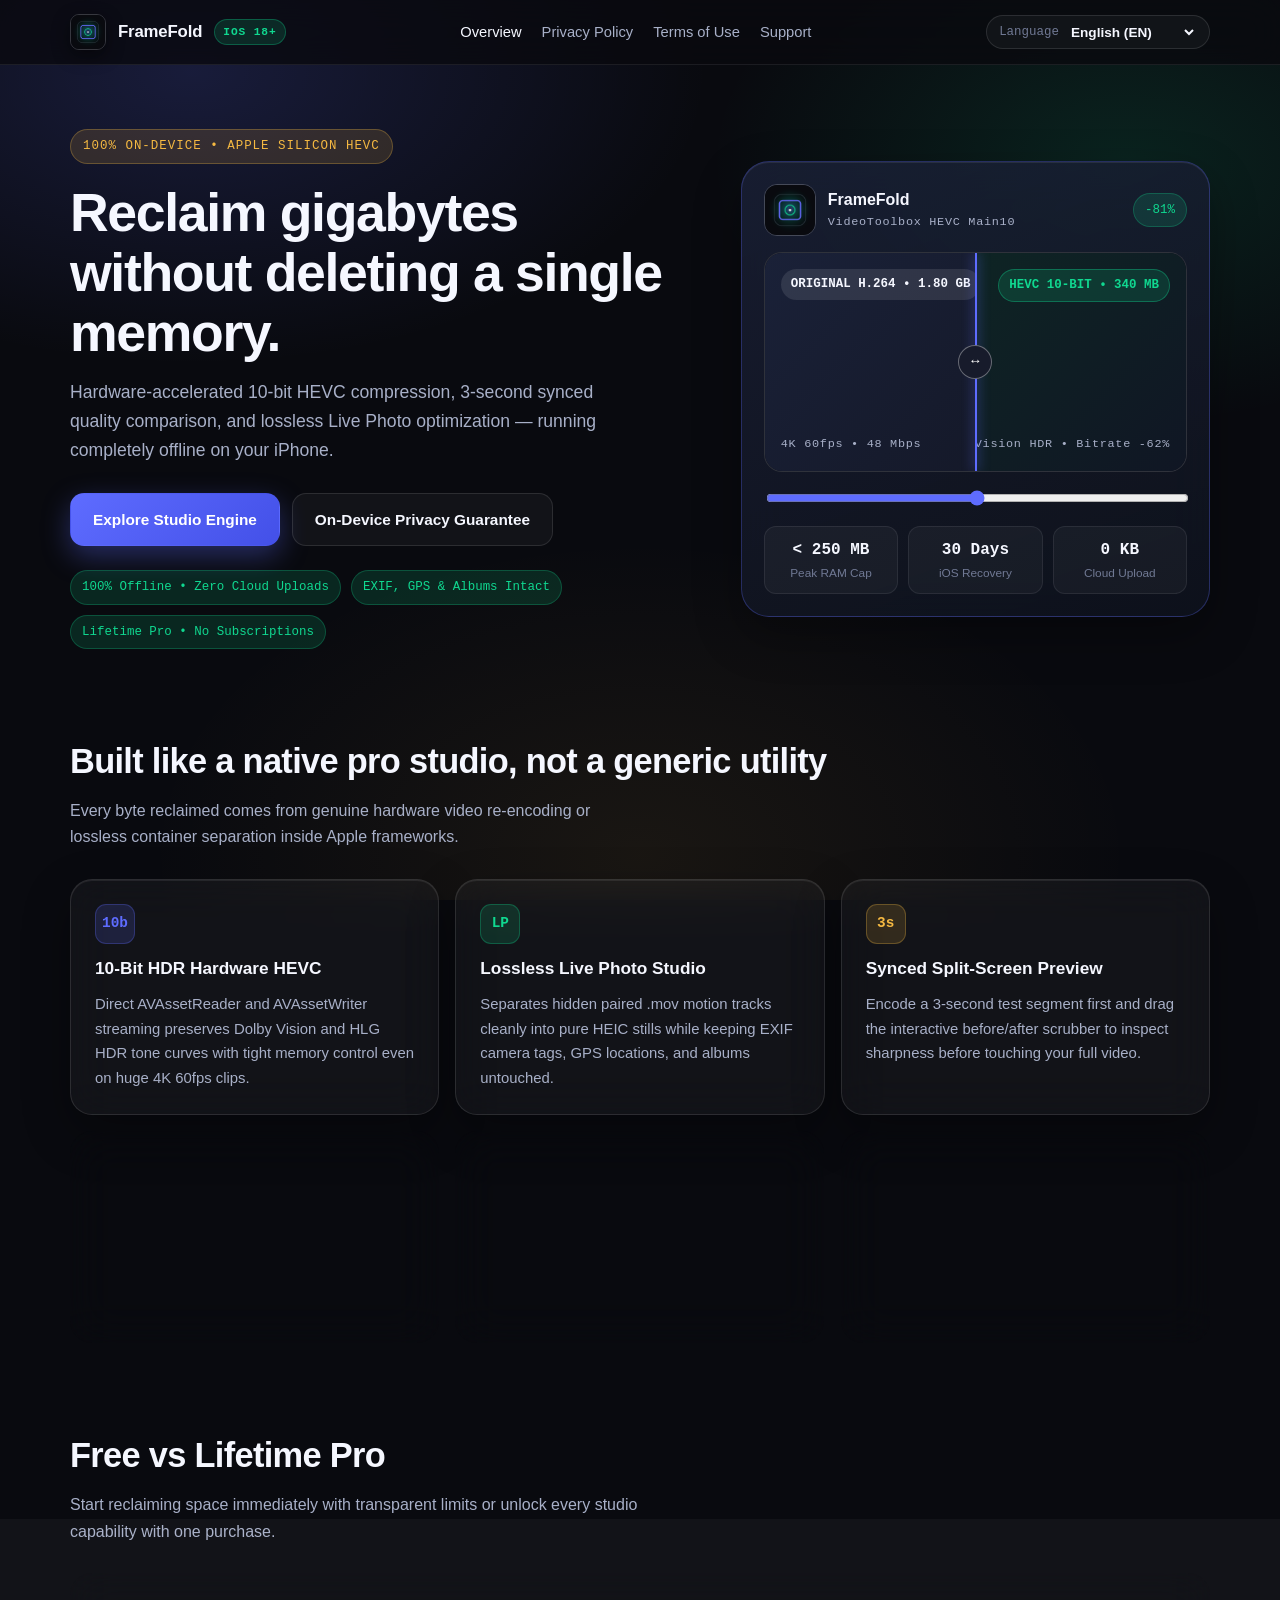
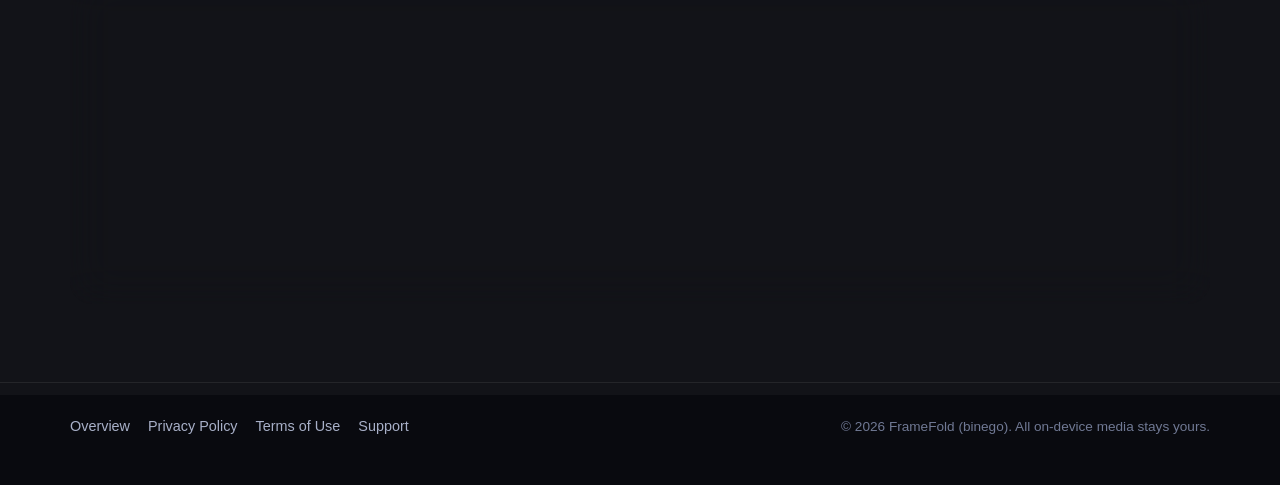
<file: index.html>
<!DOCTYPE html>
<html lang="en">
<head>
  <meta charset="utf-8">
  <meta name="viewport" content="width=device-width, initial-scale=1">
  <title>FrameFold — 10-Bit HEVC Video &amp; Lossless Live Photo Studio</title>
  <meta name="description" content="Reclaim gigabytes of iPhone storage without deleting a single memory. Hardware 10-bit HEVC compression and lossless Live Photo studio — 100% on-device.">
  <meta name="theme-color" content="#090a0f">
  <link rel="icon" type="image/png" href="./assets/app-icon.png">
  <link rel="stylesheet" href="./styles.css">
</head>
<body data-page="home">
  <div class="ambient-bg" aria-hidden="true"></div>

  <header class="site-header">
    <div class="container nav-inner">
      <a class="brand" href="./index.html">
        <img src="./assets/app-icon.png" alt="FrameFold">
        <span>FrameFold</span>
        <span class="brand-badge">iOS 18+</span>
      </a>

      <nav class="nav-links" aria-label="Main navigation">
        <a class="active" href="./index.html" data-i18n="nav_overview">Overview</a>
        <a href="./privacy.html" data-i18n="nav_privacy">Privacy Policy</a>
        <a href="./terms.html" data-i18n="nav_terms">Terms of Use</a>
        <a href="./support.html" data-i18n="nav_support">Support</a>
      </nav>

      <div class="lang-picker-wrap">
        <label for="lang-select" data-i18n="lang_label">Language</label>
        <select id="lang-select" class="lang-select" aria-label="Language"></select>
      </div>
    </div>
  </header>

  <main class="container">
    <section class="hero">
      <div>
        <div class="eyebrow" data-i18n="hero_eyebrow">100% ON-DEVICE • APPLE SILICON HEVC</div>
        <h1 data-i18n="hero_title">Reclaim gigabytes without deleting a single memory.</h1>
        <p class="hero-sub" data-i18n="hero_sub">Hardware-accelerated 10-bit HEVC compression, 3-second synced quality comparison, and lossless Live Photo optimization — running completely offline on your iPhone.</p>

        <div class="cta-row">
          <a class="btn btn-primary" href="#features" data-i18n="cta_explore">Explore Studio Engine</a>
          <a class="btn btn-secondary" href="./privacy.html" data-i18n="cta_privacy">On-Device Privacy Guarantee</a>
        </div>

        <div class="trust-pills">
          <span class="pill" data-i18n="pill_offline">100% Offline • Zero Cloud Uploads</span>
          <span class="pill" data-i18n="pill_exif">EXIF, GPS &amp; Albums Intact</span>
          <span class="pill" data-i18n="pill_nosubs">Lifetime Pro • No Subscriptions</span>
        </div>
      </div>

      <aside class="glass-card preview-card" aria-label="Interactive HEVC comparison">
        <div class="preview-header">
          <div class="preview-app">
            <img src="./assets/app-icon.png" alt="FrameFold App Icon">
            <div>
              <strong>FrameFold</strong>
              <div class="mono-tag">VideoToolbox HEVC Main10</div>
            </div>
          </div>
          <span class="pill">-81%</span>
        </div>

        <div class="split-stage" id="split-stage">
          <div class="split-side split-before">
            <span class="metric-chip metric-before" data-i18n="demo_before">ORIGINAL H.264 • 1.80 GB</span>
            <span class="mono-tag">4K 60fps • 48 Mbps</span>
          </div>
          <div class="split-side split-after" id="split-after">
            <span class="metric-chip metric-after" data-i18n="demo_after">HEVC 10-BIT • 340 MB</span>
            <span class="mono-tag" style="align-self:flex-end;">Dolby Vision HDR • Bitrate -62%</span>
          </div>
          <div class="split-divider" id="split-divider"></div>
          <div class="split-handle" id="split-handle">&harr;</div>
        </div>

        <input id="split-range" class="slider-control" type="range" min="10" max="90" value="50" aria-label="Comparison slider">

        <div class="stats-strip">
          <div class="stat-box">
            <div class="stat-val">&lt; 250 MB</div>
            <div class="stat-lbl" data-i18n="stat_ram">Peak RAM Cap</div>
          </div>
          <div class="stat-box">
            <div class="stat-val">30 Days</div>
            <div class="stat-lbl" data-i18n="stat_recovery">iOS Recovery</div>
          </div>
          <div class="stat-box">
            <div class="stat-val">0 KB</div>
            <div class="stat-lbl" data-i18n="stat_uploaded">Cloud Upload</div>
          </div>
        </div>
      </aside>
    </section>

    <section class="section" id="features">
      <h2 class="section-title" data-i18n="features_title">Built like a native pro studio, not a generic utility</h2>
      <p class="section-lead" data-i18n="features_lead">Every byte reclaimed comes from genuine hardware video re-encoding or lossless container separation inside Apple frameworks.</p>

      <div class="bento-grid">
        <article class="glass-card bento-card">
          <div class="bento-icon">10b</div>
          <h3 data-i18n="feat1_title">10-Bit HDR Hardware HEVC</h3>
          <p data-i18n="feat1_desc">Direct AVAssetReader and AVAssetWriter streaming preserves Dolby Vision and HLG HDR tone curves with tight memory control even on huge 4K 60fps clips.</p>
        </article>

        <article class="glass-card bento-card">
          <div class="bento-icon emerald">LP</div>
          <h3 data-i18n="feat2_title">Lossless Live Photo Studio</h3>
          <p data-i18n="feat2_desc">Separates hidden paired .mov motion tracks cleanly into pure HEIC stills while keeping EXIF camera tags, GPS locations, and albums untouched.</p>
        </article>

        <article class="glass-card bento-card">
          <div class="bento-icon amber">3s</div>
          <h3 data-i18n="feat3_title">Synced Split-Screen Preview</h3>
          <p data-i18n="feat3_desc">Encode a 3-second test segment first and drag the interactive before/after scrubber to inspect sharpness before touching your full video.</p>
        </article>

        <article class="glass-card bento-card">
          <div class="bento-icon">AI</div>
          <h3 data-i18n="feat4_title">Apple Vision Key Frame Picker</h3>
          <p data-i18n="feat4_desc">Evaluates candidate frames from Live Photo motion with Apple Vision sharpness and facial clarity scoring right on your device.</p>
        </article>

        <article class="glass-card bento-card">
          <div class="bento-icon emerald">30d</div>
          <h3 data-i18n="feat5_title">Atomic Safe Replacement</h3>
          <p data-i18n="feat5_desc">Verifies playability and metadata transfer before offering to move originals to iOS Recently Deleted, keeping them recoverable for 30 days.</p>
        </article>

        <article class="glass-card bento-card">
          <div class="bento-icon amber">PRO</div>
          <h3 data-i18n="feat6_title">Lifetime Pro • Zero Ads Offline</h3>
          <p data-i18n="feat6_desc">No recurring subscription traps. Free tier collapses banners to 0pt whenever offline; Lifetime Pro removes all ads forever.</p>
        </article>
      </div>
    </section>

    <section class="section">
      <h2 class="section-title" data-i18n="compare_title">Free vs Lifetime Pro</h2>
      <p class="section-lead" data-i18n="compare_lead">Start reclaiming space immediately with transparent limits or unlock every studio capability with one purchase.</p>

      <div class="glass-card compare-card">
        <table class="compare-table">
          <thead>
            <tr>
              <th data-i18n="tbl_feature">Capability</th>
              <th data-i18n="tbl_free">Free</th>
              <th data-i18n="tbl_pro">Lifetime Pro</th>
            </tr>
          </thead>
          <tbody>
            <tr>
              <td data-i18n="row1_lbl">Video Batch Queue &amp; Compression</td>
              <td class="col-free" data-i18n="row1_free">2 / day</td>
              <td class="col-pro" data-i18n="row_unlimited">Unlimited</td>
            </tr>
            <tr>
              <td data-i18n="row2_lbl">Lossless Live Photo Stripping</td>
              <td class="col-free" data-i18n="row2_free">10 / day</td>
              <td class="col-pro" data-i18n="row_unlimited">Unlimited</td>
            </tr>
            <tr>
              <td data-i18n="row3_lbl">Manual Bitrate, FPS &amp; Custom Resolution</td>
              <td class="col-free" data-i18n="row3_free">Presets</td>
              <td class="col-pro" data-i18n="row_included">Full Studio</td>
            </tr>
            <tr>
              <td data-i18n="row4_lbl">Apple Vision Sharpest Key Frame Picker</td>
              <td class="col-free">—</td>
              <td class="col-pro" data-i18n="row_included">Included</td>
            </tr>
            <tr>
              <td data-i18n="row5_lbl">Offline Privacy &amp; Ad-Free Experience</td>
              <td class="col-free" data-i18n="row5_free">0pt Offline</td>
              <td class="col-pro" data-i18n="row5_pro">Always 0 Ads</td>
            </tr>
          </tbody>
        </table>
      </div>
    </section>
  </main>

  <footer class="site-footer">
    <div class="container footer-inner">
      <div class="footer-links">
        <a href="./index.html" data-i18n="nav_overview">Overview</a>
        <a href="./privacy.html" data-i18n="nav_privacy">Privacy Policy</a>
        <a href="./terms.html" data-i18n="nav_terms">Terms of Use</a>
        <a href="./support.html" data-i18n="nav_support">Support</a>
      </div>
      <div class="footer-copy" data-i18n="footer_copy">© 2026 FrameFold (binego). All on-device media stays yours.</div>
    </div>
  </footer>

  <script src="./i18n.js"></script>
</body>
</html>
</file>
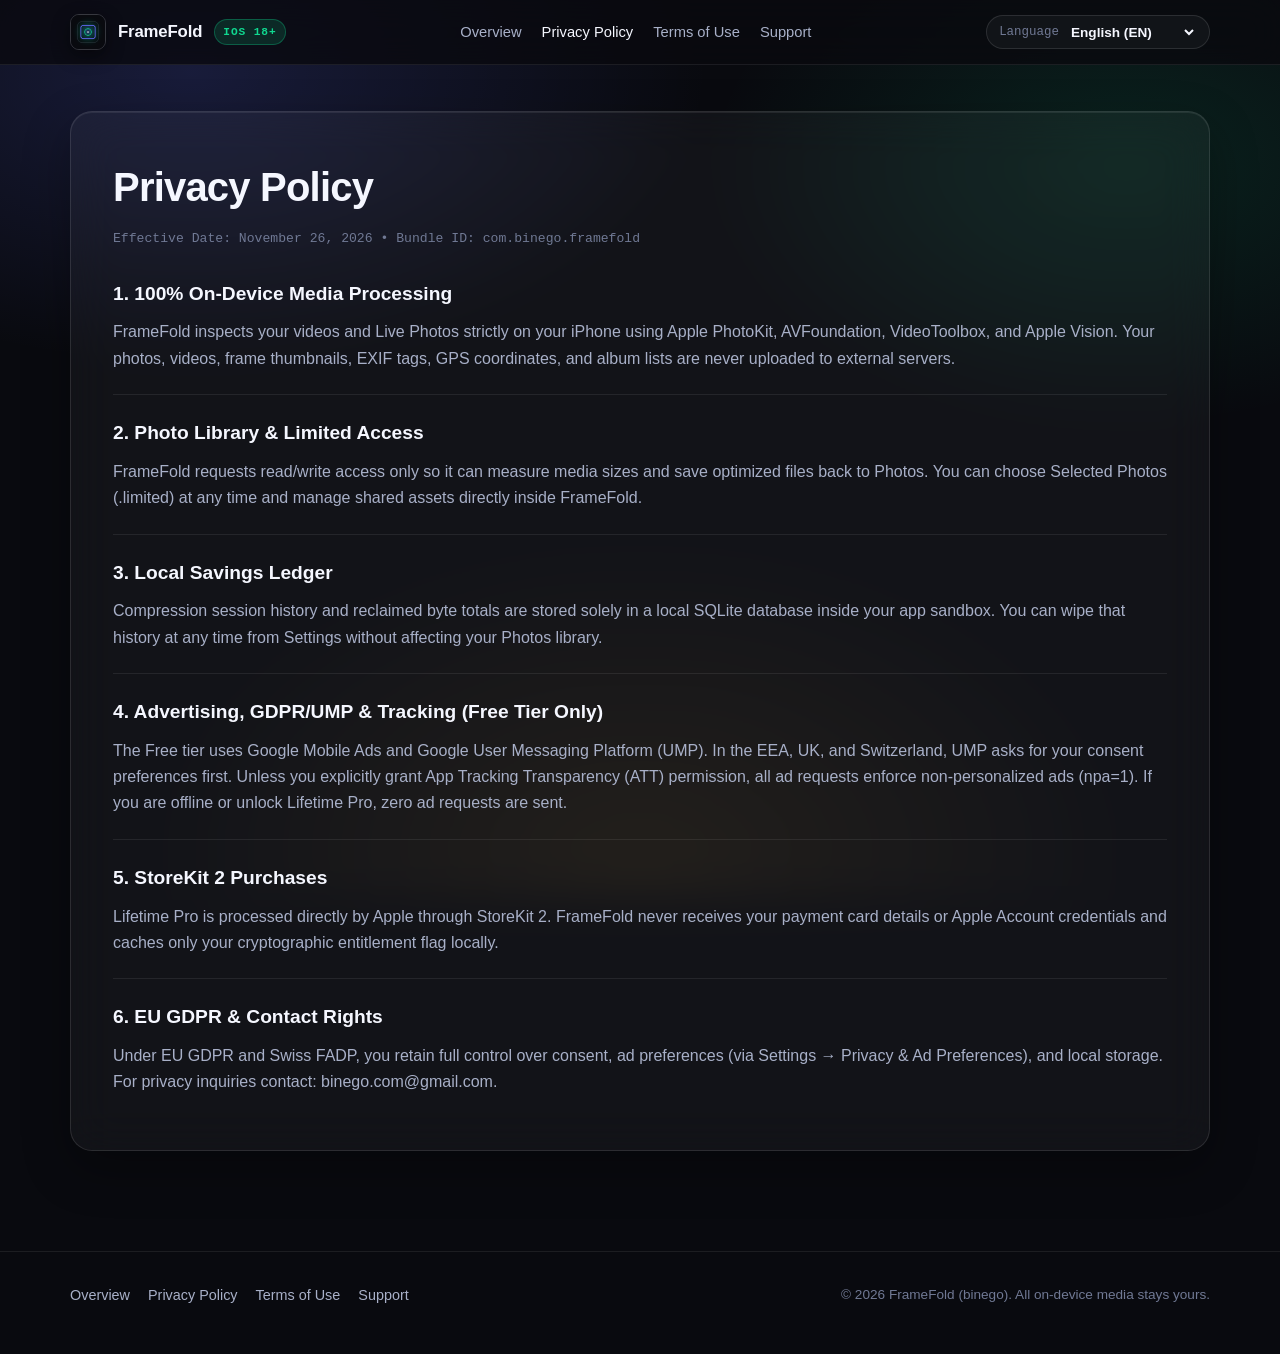
<file: privacy.html>
<!DOCTYPE html>
<html lang="en">
<head>
  <meta charset="utf-8">
  <meta name="viewport" content="width=device-width, initial-scale=1">
  <title>FrameFold — Privacy Policy</title>
  <meta name="theme-color" content="#090a0f">
  <link rel="icon" type="image/png" href="./assets/app-icon.png">
  <link rel="stylesheet" href="./styles.css">
</head>
<body data-page="privacy">
  <div class="ambient-bg" aria-hidden="true"></div>

  <header class="site-header">
    <div class="container nav-inner">
      <a class="brand" href="./index.html">
        <img src="./assets/app-icon.png" alt="FrameFold">
        <span>FrameFold</span>
        <span class="brand-badge">iOS 18+</span>
      </a>

      <nav class="nav-links" aria-label="Main navigation">
        <a href="./index.html" data-i18n="nav_overview">Overview</a>
        <a class="active" href="./privacy.html" data-i18n="nav_privacy">Privacy Policy</a>
        <a href="./terms.html" data-i18n="nav_terms">Terms of Use</a>
        <a href="./support.html" data-i18n="nav_support">Support</a>
      </nav>

      <div class="lang-picker-wrap">
        <label for="lang-select" data-i18n="lang_label">Language</label>
        <select id="lang-select" class="lang-select" aria-label="Language"></select>
      </div>
    </div>
  </header>

  <main class="container doc-shell">
    <article class="glass-card doc-card">
      <h1 data-i18n="priv_title">Privacy Policy</h1>
      <div class="doc-meta" data-i18n="legal_updated">Effective Date: November 26, 2026 • Bundle ID: com.binego.framefold</div>

      <div class="doc-section" style="border-top:none;margin-top:0;padding-top:0;">
        <h2 data-i18n="priv_s1_t">1. 100% On-Device Media Processing</h2>
        <p data-i18n="priv_s1_p">FrameFold inspects your videos and Live Photos strictly on your iPhone using Apple PhotoKit, AVFoundation, VideoToolbox, and Apple Vision. Your photos, videos, frame thumbnails, EXIF tags, GPS coordinates, and album lists are never uploaded to external servers.</p>
      </div>

      <div class="doc-section">
        <h2 data-i18n="priv_s2_t">2. Photo Library &amp; Limited Access</h2>
        <p data-i18n="priv_s2_p">FrameFold requests read/write access only so it can measure media sizes and save optimized files back to Photos. You can choose Selected Photos (.limited) at any time and manage shared assets directly inside FrameFold.</p>
      </div>

      <div class="doc-section">
        <h2 data-i18n="priv_s3_t">3. Local Savings Ledger</h2>
        <p data-i18n="priv_s3_p">Compression session history and reclaimed byte totals are stored solely in a local SQLite database inside your app sandbox. You can wipe that history at any time from Settings without affecting your Photos library.</p>
      </div>

      <div class="doc-section">
        <h2 data-i18n="priv_s4_t">4. Advertising, GDPR/UMP &amp; Tracking (Free Tier Only)</h2>
        <p data-i18n="priv_s4_p">The Free tier uses Google Mobile Ads and Google User Messaging Platform (UMP). In the EEA, UK, and Switzerland, UMP asks for your consent preferences first. Unless you explicitly grant App Tracking Transparency (ATT) permission, all ad requests enforce non-personalized ads (npa=1). If you are offline or unlock Lifetime Pro, zero ad requests are sent.</p>
      </div>

      <div class="doc-section">
        <h2 data-i18n="priv_s5_t">5. StoreKit 2 Purchases</h2>
        <p data-i18n="priv_s5_p">Lifetime Pro is processed directly by Apple through StoreKit 2. FrameFold never receives your payment card details or Apple Account credentials and caches only your cryptographic entitlement flag locally.</p>
      </div>

      <div class="doc-section">
        <h2 data-i18n="priv_s6_t">6. EU GDPR &amp; Contact Rights</h2>
        <p data-i18n="priv_s6_p">Under EU GDPR and Swiss FADP, you retain full control over consent, ad preferences (via Settings → Privacy &amp; Ad Preferences), and local storage. For privacy inquiries contact: binego.com@gmail.com.</p>
      </div>
    </article>
  </main>

  <footer class="site-footer">
    <div class="container footer-inner">
      <div class="footer-links">
        <a href="./index.html" data-i18n="nav_overview">Overview</a>
        <a href="./privacy.html" data-i18n="nav_privacy">Privacy Policy</a>
        <a href="./terms.html" data-i18n="nav_terms">Terms of Use</a>
        <a href="./support.html" data-i18n="nav_support">Support</a>
      </div>
      <div class="footer-copy" data-i18n="footer_copy">© 2026 FrameFold (binego). All on-device media stays yours.</div>
    </div>
  </footer>

  <script src="./i18n.js"></script>
</body>
</html>
</file>
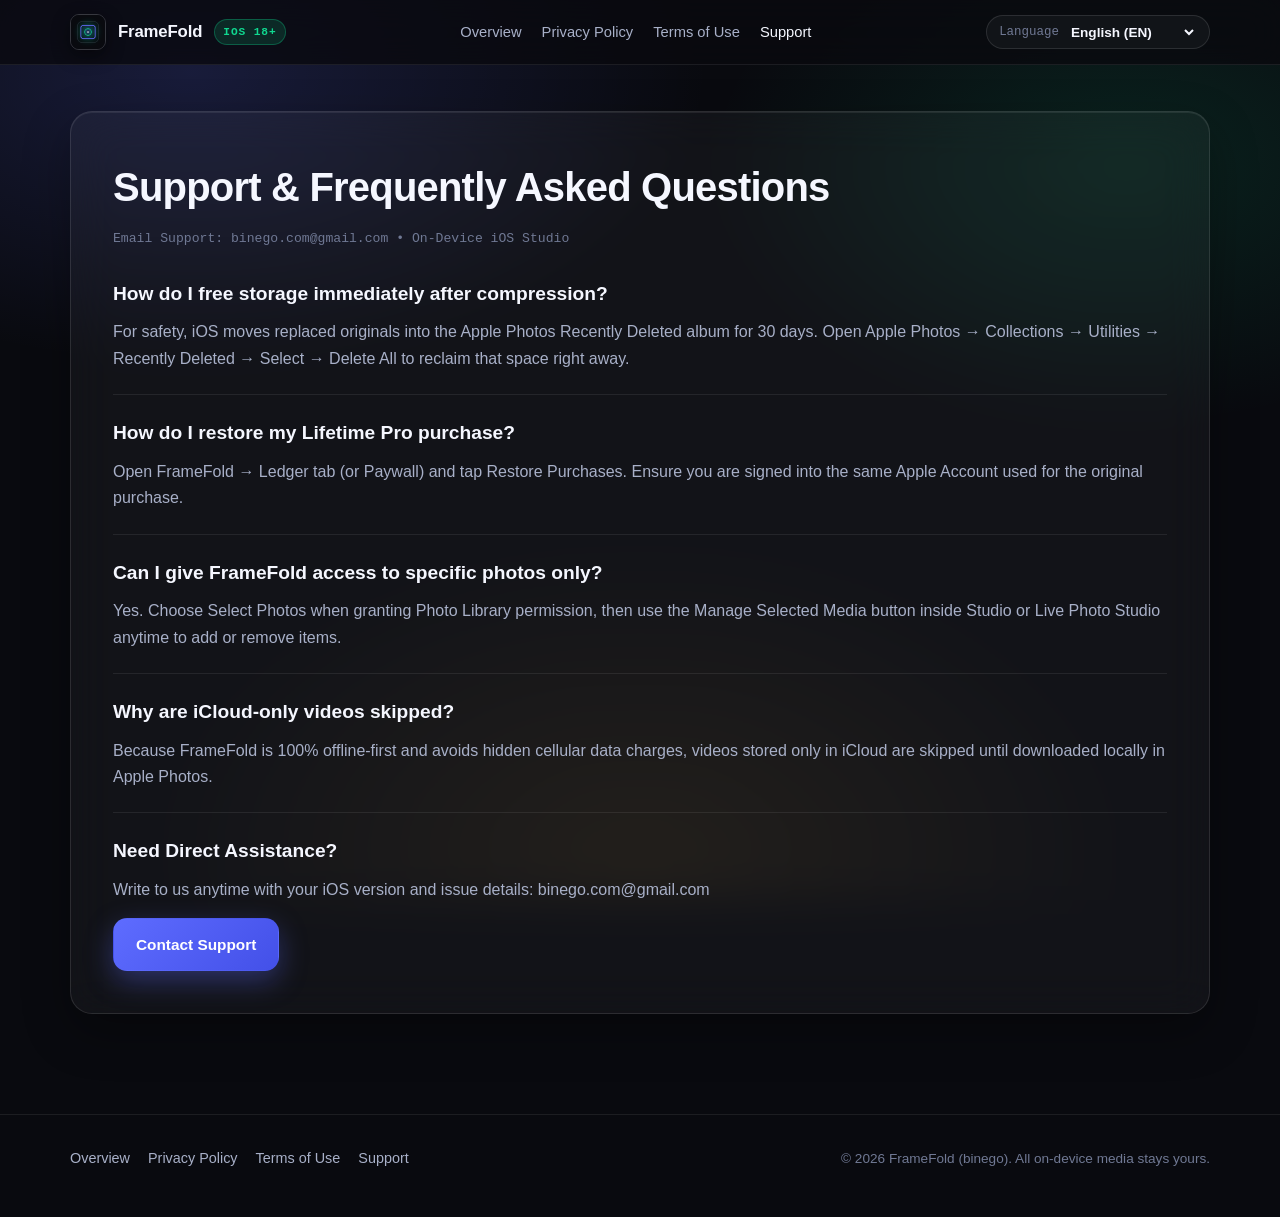
<file: support.html>
<!DOCTYPE html>
<html lang="en">
<head>
  <meta charset="utf-8">
  <meta name="viewport" content="width=device-width, initial-scale=1">
  <title>FrameFold — Support &amp; FAQ</title>
  <meta name="theme-color" content="#090a0f">
  <link rel="icon" type="image/png" href="./assets/app-icon.png">
  <link rel="stylesheet" href="./styles.css">
</head>
<body data-page="support">
  <div class="ambient-bg" aria-hidden="true"></div>

  <header class="site-header">
    <div class="container nav-inner">
      <a class="brand" href="./index.html">
        <img src="./assets/app-icon.png" alt="FrameFold">
        <span>FrameFold</span>
        <span class="brand-badge">iOS 18+</span>
      </a>

      <nav class="nav-links" aria-label="Main navigation">
        <a href="./index.html" data-i18n="nav_overview">Overview</a>
        <a href="./privacy.html" data-i18n="nav_privacy">Privacy Policy</a>
        <a href="./terms.html" data-i18n="nav_terms">Terms of Use</a>
        <a class="active" href="./support.html" data-i18n="nav_support">Support</a>
      </nav>

      <div class="lang-picker-wrap">
        <label for="lang-select" data-i18n="lang_label">Language</label>
        <select id="lang-select" class="lang-select" aria-label="Language"></select>
      </div>
    </div>
  </header>

  <main class="container doc-shell">
    <article class="glass-card doc-card">
      <h1 data-i18n="supp_title">Support &amp; Frequently Asked Questions</h1>
      <div class="doc-meta" data-i18n="supp_meta">Email Support: binego.com@gmail.com • On-Device iOS Studio</div>

      <div class="doc-section" style="border-top:none;margin-top:0;padding-top:0;">
        <h2 data-i18n="supp_q1_t">How do I free storage immediately after compression?</h2>
        <p data-i18n="supp_q1_p">For safety, iOS moves replaced originals into the Apple Photos Recently Deleted album for 30 days. Open Apple Photos → Collections → Utilities → Recently Deleted → Select → Delete All to reclaim that space right away.</p>
      </div>

      <div class="doc-section">
        <h2 data-i18n="supp_q2_t">How do I restore my Lifetime Pro purchase?</h2>
        <p data-i18n="supp_q2_p">Open FrameFold → Ledger tab (or Paywall) and tap Restore Purchases. Ensure you are signed into the same Apple Account used for the original purchase.</p>
      </div>

      <div class="doc-section">
        <h2 data-i18n="supp_q3_t">Can I give FrameFold access to specific photos only?</h2>
        <p data-i18n="supp_q3_p">Yes. Choose Select Photos when granting Photo Library permission, then use the Manage Selected Media button inside Studio or Live Photo Studio anytime to add or remove items.</p>
      </div>

      <div class="doc-section">
        <h2 data-i18n="supp_q4_t">Why are iCloud-only videos skipped?</h2>
        <p data-i18n="supp_q4_p">Because FrameFold is 100% offline-first and avoids hidden cellular data charges, videos stored only in iCloud are skipped until downloaded locally in Apple Photos.</p>
      </div>

      <div class="doc-section">
        <h2 data-i18n="supp_q5_t">Need Direct Assistance?</h2>
        <p data-i18n="supp_q5_p">Write to us anytime with your iOS version and issue details: binego.com@gmail.com</p>
        <div style="margin-top:14px;">
          <a class="btn btn-primary" href="mailto:binego.com@gmail.com?subject=FrameFold%20iOS%20Support" data-i18n="supp_email_btn">Contact Support</a>
        </div>
      </div>
    </article>
  </main>

  <footer class="site-footer">
    <div class="container footer-inner">
      <div class="footer-links">
        <a href="./index.html" data-i18n="nav_overview">Overview</a>
        <a href="./privacy.html" data-i18n="nav_privacy">Privacy Policy</a>
        <a href="./terms.html" data-i18n="nav_terms">Terms of Use</a>
        <a href="./support.html" data-i18n="nav_support">Support</a>
      </div>
      <div class="footer-copy" data-i18n="footer_copy">© 2026 FrameFold (binego). All on-device media stays yours.</div>
    </div>
  </footer>

  <script src="./i18n.js"></script>
</body>
</html>
</file>
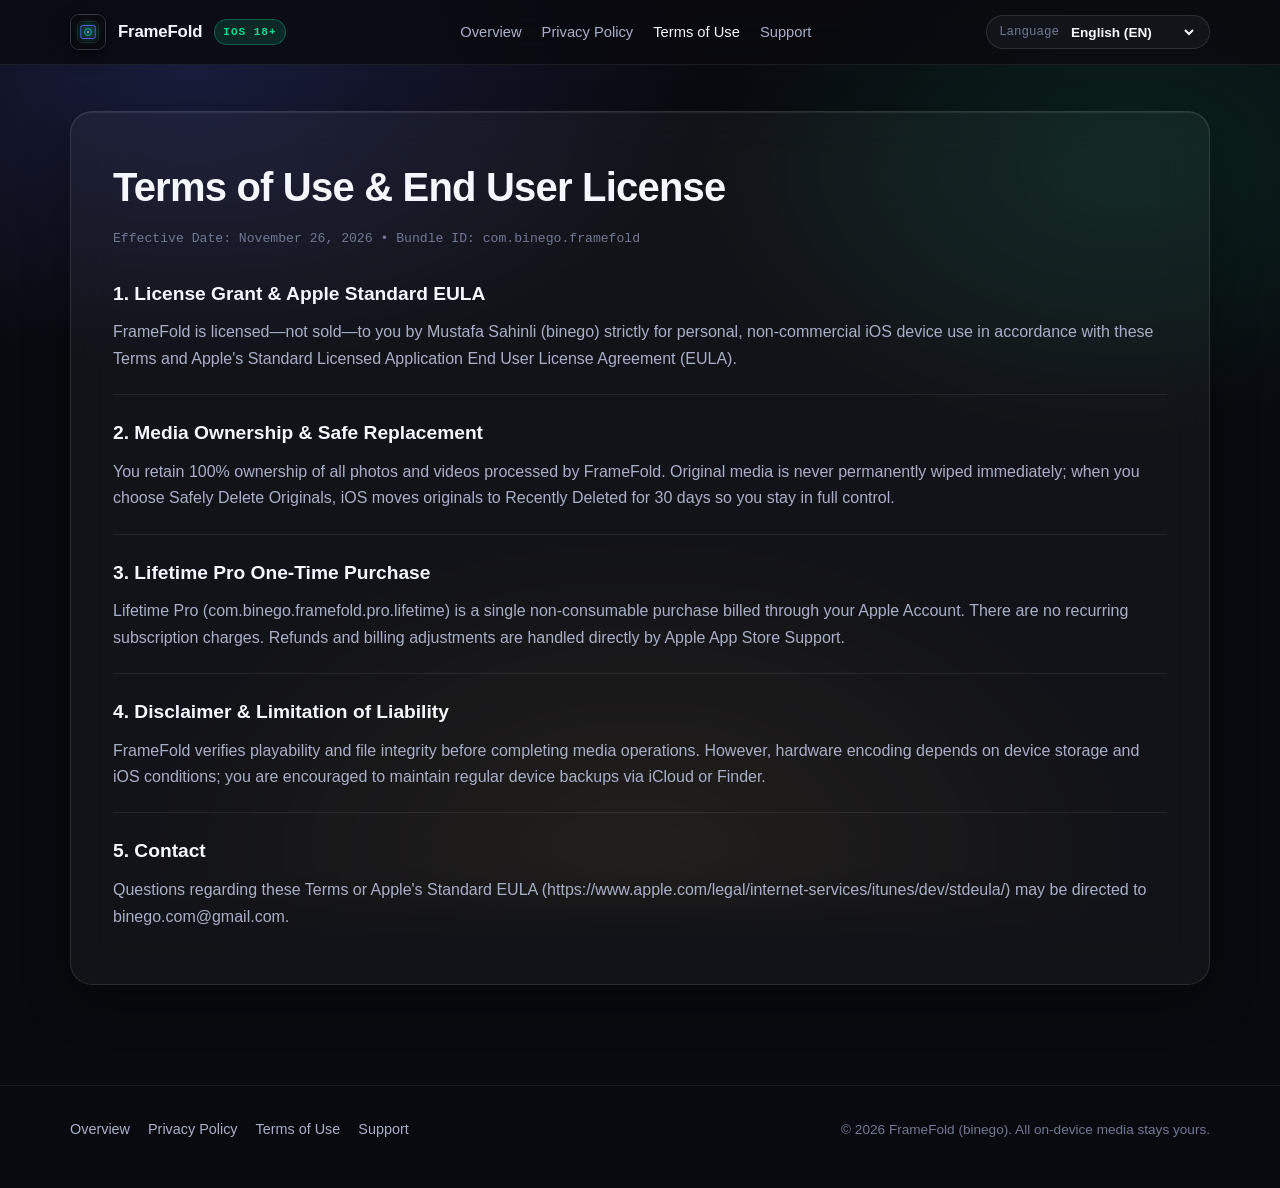
<file: terms.html>
<!DOCTYPE html>
<html lang="en">
<head>
  <meta charset="utf-8">
  <meta name="viewport" content="width=device-width, initial-scale=1">
  <title>FrameFold — Terms of Use</title>
  <meta name="theme-color" content="#090a0f">
  <link rel="icon" type="image/png" href="./assets/app-icon.png">
  <link rel="stylesheet" href="./styles.css">
</head>
<body data-page="terms">
  <div class="ambient-bg" aria-hidden="true"></div>

  <header class="site-header">
    <div class="container nav-inner">
      <a class="brand" href="./index.html">
        <img src="./assets/app-icon.png" alt="FrameFold">
        <span>FrameFold</span>
        <span class="brand-badge">iOS 18+</span>
      </a>

      <nav class="nav-links" aria-label="Main navigation">
        <a href="./index.html" data-i18n="nav_overview">Overview</a>
        <a href="./privacy.html" data-i18n="nav_privacy">Privacy Policy</a>
        <a class="active" href="./terms.html" data-i18n="nav_terms">Terms of Use</a>
        <a href="./support.html" data-i18n="nav_support">Support</a>
      </nav>

      <div class="lang-picker-wrap">
        <label for="lang-select" data-i18n="lang_label">Language</label>
        <select id="lang-select" class="lang-select" aria-label="Language"></select>
      </div>
    </div>
  </header>

  <main class="container doc-shell">
    <article class="glass-card doc-card">
      <h1 data-i18n="terms_title">Terms of Use &amp; End User License</h1>
      <div class="doc-meta" data-i18n="legal_updated">Effective Date: November 26, 2026 • Bundle ID: com.binego.framefold</div>

      <div class="doc-section" style="border-top:none;margin-top:0;padding-top:0;">
        <h2 data-i18n="terms_s1_t">1. License Grant &amp; Apple Standard EULA</h2>
        <p data-i18n="terms_s1_p">FrameFold is licensed—not sold—to you by Mustafa Sahinli (binego) strictly for personal, non-commercial iOS device use in accordance with these Terms and Apple's Standard Licensed Application End User License Agreement (EULA).</p>
      </div>

      <div class="doc-section">
        <h2 data-i18n="terms_s2_t">2. Media Ownership &amp; Safe Replacement</h2>
        <p data-i18n="terms_s2_p">You retain 100% ownership of all photos and videos processed by FrameFold. Original media is never permanently wiped immediately; when you choose Safely Delete Originals, iOS moves originals to Recently Deleted for 30 days so you stay in full control.</p>
      </div>

      <div class="doc-section">
        <h2 data-i18n="terms_s3_t">3. Lifetime Pro One-Time Purchase</h2>
        <p data-i18n="terms_s3_p">Lifetime Pro (com.binego.framefold.pro.lifetime) is a single non-consumable purchase billed through your Apple Account. There are no recurring subscription charges. Refunds and billing adjustments are handled directly by Apple App Store Support.</p>
      </div>

      <div class="doc-section">
        <h2 data-i18n="terms_s4_t">4. Disclaimer &amp; Limitation of Liability</h2>
        <p data-i18n="terms_s4_p">FrameFold verifies playability and file integrity before completing media operations. However, hardware encoding depends on device storage and iOS conditions; you are encouraged to maintain regular device backups via iCloud or Finder.</p>
      </div>

      <div class="doc-section">
        <h2 data-i18n="terms_s5_t">5. Contact</h2>
        <p data-i18n="terms_s5_p">Questions regarding these Terms or Apple's Standard EULA (https://www.apple.com/legal/internet-services/itunes/dev/stdeula/) may be directed to binego.com@gmail.com.</p>
      </div>
    </article>
  </main>

  <footer class="site-footer">
    <div class="container footer-inner">
      <div class="footer-links">
        <a href="./index.html" data-i18n="nav_overview">Overview</a>
        <a href="./privacy.html" data-i18n="nav_privacy">Privacy Policy</a>
        <a href="./terms.html" data-i18n="nav_terms">Terms of Use</a>
        <a href="./support.html" data-i18n="nav_support">Support</a>
      </div>
      <div class="footer-copy" data-i18n="footer_copy">© 2026 FrameFold (binego). All on-device media stays yours.</div>
    </div>
  </footer>

  <script src="./i18n.js"></script>
</body>
</html>
</file>
<file: styles.css>
:root {
  --bg-obsidian: #090a0f;
  --bg-surface: #111420;
  --bg-elevated: #171b2b;
  --glass-bg: rgba(255, 255, 255, 0.04);
  --glass-border: rgba(255, 255, 255, 0.11);
  --glass-highlight: rgba(255, 255, 255, 0.22);
  --text-primary: #f5f7ff;
  --text-secondary: #a8b0c8;
  --text-muted: #707994;
  --indigo: #5e6cff;
  --indigo-soft: rgba(94, 108, 255, 0.16);
  --emerald: #10d890;
  --emerald-soft: rgba(16, 216, 144, 0.14);
  --amber: #f5b942;
  --amber-soft: rgba(245, 185, 66, 0.14);
  --radius-hero: 28px;
  --radius-card: 22px;
  --radius-control: 14px;
  --font-sans: -apple-system, BlinkMacSystemFont, "SF Pro Display", "Inter", "Segoe UI", Roboto, sans-serif;
  --font-mono: ui-monospace, "SF Mono", SFMono-Regular, Menlo, Monaco, Consolas, monospace;
}

*, *::before, *::after {
  box-sizing: border-box;
}

html {
  scroll-behavior: smooth;
  color-scheme: dark;
}

body {
  margin: 0;
  min-height: 100vh;
  background-color: var(--bg-obsidian);
  color: var(--text-primary);
  font-family: var(--font-sans);
  line-height: 1.65;
  -webkit-font-smoothing: antialiased;
  overflow-x: hidden;
  position: relative;
}

.ambient-bg {
  position: fixed;
  inset: 0;
  z-index: -1;
  pointer-events: none;
  background:
    radial-gradient(62% 50% at 15% 8%, rgba(94, 108, 255, 0.18), transparent 65%),
    radial-gradient(50% 45% at 88% 18%, rgba(16, 216, 144, 0.12), transparent 65%),
    radial-gradient(55% 50% at 50% 95%, rgba(245, 185, 66, 0.07), transparent 70%),
    var(--bg-obsidian);
}

a {
  color: var(--indigo);
  text-decoration: none;
}

a:hover {
  text-decoration: underline;
}

.container {
  width: min(1140px, calc(100% - 32px));
  margin-inline: auto;
}

/* Header */
.site-header {
  position: sticky;
  top: 0;
  z-index: 40;
  backdrop-filter: blur(20px);
  -webkit-backdrop-filter: blur(20px);
  background: rgba(9, 10, 15, 0.78);
  border-bottom: 1px solid rgba(255, 255, 255, 0.08);
}

.nav-inner {
  display: flex;
  align-items: center;
  justify-content: space-between;
  gap: 16px;
  padding: 14px 0;
  flex-wrap: wrap;
}

.brand {
  display: inline-flex;
  align-items: center;
  gap: 12px;
  color: var(--text-primary);
  font-weight: 700;
  font-size: 1.05rem;
  letter-spacing: -0.01em;
}

.brand:hover {
  text-decoration: none;
}

.brand img {
  width: 36px;
  height: 36px;
  border-radius: 9px;
  border: 1px solid rgba(255, 255, 255, 0.18);
  box-shadow: 0 6px 18px rgba(0, 0, 0, 0.45);
}

.brand-badge {
  font-family: var(--font-mono);
  font-size: 0.7rem;
  letter-spacing: 0.08em;
  text-transform: uppercase;
  color: var(--emerald);
  background: var(--emerald-soft);
  border: 1px solid rgba(16, 216, 144, 0.3);
  padding: 3px 8px;
  border-radius: 999px;
}

.nav-links {
  display: flex;
  align-items: center;
  gap: 20px;
  flex-wrap: wrap;
}

.nav-links a {
  color: var(--text-secondary);
  font-size: 0.92rem;
  font-weight: 500;
  transition: color 0.15s ease;
}

.nav-links a:hover,
.nav-links a.active {
  color: var(--text-primary);
  text-decoration: none;
}

.lang-picker-wrap {
  display: inline-flex;
  align-items: center;
  gap: 8px;
  background: var(--glass-bg);
  border: 1px solid var(--glass-border);
  border-radius: 999px;
  padding: 6px 12px;
}

.lang-picker-wrap label {
  font-size: 0.78rem;
  color: var(--text-muted);
  font-family: var(--font-mono);
}

.lang-select {
  background: transparent;
  color: var(--text-primary);
  border: none;
  font-family: var(--font-sans);
  font-size: 0.85rem;
  font-weight: 600;
  cursor: pointer;
  outline: none;
}

.lang-select option {
  background: var(--bg-elevated);
  color: var(--text-primary);
}

/* Specular Glass Surface */
.glass-card {
  background: var(--glass-bg);
  border: 1px solid var(--glass-border);
  border-radius: var(--radius-card);
  backdrop-filter: blur(22px);
  -webkit-backdrop-filter: blur(22px);
  box-shadow: inset 0 1px 0 rgba(255, 255, 255, 0.08), 0 18px 48px rgba(0, 0, 0, 0.32);
}

/* Hero */
.hero {
  padding: 64px 0 42px;
  display: grid;
  grid-template-columns: 1.15fr 0.85fr;
  gap: 36px;
  align-items: center;
}

@media (max-width: 900px) {
  .hero {
    grid-template-columns: 1fr;
    padding: 40px 0 28px;
  }
}

.eyebrow {
  display: inline-flex;
  align-items: center;
  gap: 8px;
  font-family: var(--font-mono);
  font-size: 0.78rem;
  text-transform: uppercase;
  letter-spacing: 0.08em;
  color: var(--amber);
  background: var(--amber-soft);
  border: 1px solid rgba(245, 185, 66, 0.28);
  padding: 6px 12px;
  border-radius: 999px;
  margin-bottom: 18px;
}

.hero h1 {
  margin: 0 0 16px;
  font-size: clamp(2.1rem, 4.2vw, 3.35rem);
  line-height: 1.12;
  letter-spacing: -0.025em;
}

.hero-sub {
  margin: 0 0 28px;
  font-size: 1.1rem;
  color: var(--text-secondary);
  max-width: 58ch;
}

.cta-row {
  display: flex;
  flex-wrap: wrap;
  gap: 12px;
  margin-bottom: 24px;
}

.btn {
  display: inline-flex;
  align-items: center;
  justify-content: center;
  gap: 8px;
  padding: 13px 22px;
  border-radius: var(--radius-control);
  font-weight: 600;
  font-size: 0.96rem;
  transition: transform 0.15s ease, box-shadow 0.15s ease, background 0.15s ease;
  cursor: pointer;
  border: 1px solid transparent;
}

.btn:hover {
  text-decoration: none;
  transform: translateY(-1px);
}

.btn-primary {
  background: linear-gradient(135deg, #5e6cff, #4350e8);
  color: #fff;
  box-shadow: 0 10px 28px rgba(94, 108, 255, 0.35);
}

.btn-secondary {
  background: var(--glass-bg);
  border-color: var(--glass-border);
  color: var(--text-primary);
}

.trust-pills {
  display: flex;
  flex-wrap: wrap;
  gap: 10px;
}

.pill {
  font-family: var(--font-mono);
  font-size: 0.78rem;
  color: var(--emerald);
  background: var(--emerald-soft);
  border: 1px solid rgba(16, 216, 144, 0.25);
  padding: 6px 11px;
  border-radius: 999px;
}

/* Interactive Comparison Widget */
.preview-card {
  padding: 22px;
  border-radius: var(--radius-hero);
  background: linear-gradient(160deg, rgba(28, 34, 58, 0.78), rgba(14, 18, 28, 0.92));
  border: 1px solid rgba(94, 108, 255, 0.3);
}

.preview-header {
  display: flex;
  align-items: center;
  justify-content: space-between;
  gap: 12px;
  margin-bottom: 16px;
}

.preview-app {
  display: flex;
  align-items: center;
  gap: 12px;
}

.preview-app img {
  width: 52px;
  height: 52px;
  border-radius: 13px;
  border: 1px solid rgba(255, 255, 255, 0.2);
}

.mono-tag {
  font-family: var(--font-mono);
  font-size: 0.74rem;
  letter-spacing: 0.06em;
  color: var(--text-secondary);
}

.split-stage {
  position: relative;
  height: 220px;
  border-radius: 18px;
  overflow: hidden;
  border: 1px solid rgba(255, 255, 255, 0.14);
  background: #0d101b;
  margin-bottom: 16px;
  user-select: none;
}

.split-side {
  position: absolute;
  inset: 0;
  display: flex;
  flex-direction: column;
  justify-content: space-between;
  padding: 16px;
}

.split-before {
  background: linear-gradient(135deg, #1a2138, #121522);
}

.split-after {
  background: linear-gradient(135deg, #0d2b24, #101624);
  clip-path: inset(0 0 0 50%);
}

.split-divider {
  position: absolute;
  top: 0;
  bottom: 0;
  left: 50%;
  width: 2px;
  background: var(--indigo);
  box-shadow: 0 0 12px var(--indigo);
  pointer-events: none;
}

.split-handle {
  position: absolute;
  top: 50%;
  left: 50%;
  transform: translate(-50%, -50%);
  width: 34px;
  height: 34px;
  border-radius: 999px;
  background: var(--bg-elevated);
  border: 1px solid rgba(255, 255, 255, 0.35);
  display: grid;
  place-items: center;
  font-family: var(--font-mono);
  font-size: 0.85rem;
  color: #fff;
  pointer-events: none;
}

.metric-chip {
  display: inline-block;
  font-family: var(--font-mono);
  font-size: 0.78rem;
  font-weight: 700;
  padding: 5px 10px;
  border-radius: 999px;
  width: fit-content;
}

.metric-before {
  background: rgba(255, 255, 255, 0.1);
  color: var(--text-primary);
}

.metric-after {
  background: var(--emerald-soft);
  color: var(--emerald);
  border: 1px solid rgba(16, 216, 144, 0.35);
  align-self: flex-end;
}

.slider-control {
  width: 100%;
  accent-color: var(--indigo);
  cursor: ew-resize;
}

.stats-strip {
  display: grid;
  grid-template-columns: repeat(3, 1fr);
  gap: 10px;
  margin-top: 12px;
}

.stat-box {
  background: rgba(255, 255, 255, 0.04);
  border: 1px solid rgba(255, 255, 255, 0.08);
  border-radius: 12px;
  padding: 10px;
  text-align: center;
}

.stat-val {
  font-family: var(--font-mono);
  font-weight: 700;
  font-size: 1rem;
  color: var(--text-primary);
}

.stat-lbl {
  font-size: 0.74rem;
  color: var(--text-muted);
}

/* Sections */
.section {
  padding: 42px 0;
}

.section-title {
  margin: 0 0 8px;
  font-size: clamp(1.55rem, 2.8vw, 2.15rem);
  letter-spacing: -0.02em;
}

.section-lead {
  margin: 0 0 28px;
  color: var(--text-secondary);
  max-width: 65ch;
}

/* Bento Grid */
.bento-grid {
  display: grid;
  grid-template-columns: repeat(3, 1fr);
  gap: 16px;
}

@media (max-width: 900px) {
  .bento-grid {
    grid-template-columns: repeat(2, 1fr);
  }
}

@media (max-width: 620px) {
  .bento-grid {
    grid-template-columns: 1fr;
  }
}

.bento-card {
  padding: 24px;
  display: flex;
  flex-direction: column;
  gap: 10px;
}

.bento-icon {
  width: 40px;
  height: 40px;
  border-radius: 11px;
  display: grid;
  place-items: center;
  font-family: var(--font-mono);
  font-weight: 700;
  font-size: 0.9rem;
  background: var(--indigo-soft);
  color: var(--indigo);
  border: 1px solid rgba(94, 108, 255, 0.28);
}

.bento-icon.emerald {
  background: var(--emerald-soft);
  color: var(--emerald);
  border-color: rgba(16, 216, 144, 0.28);
}

.bento-icon.amber {
  background: var(--amber-soft);
  color: var(--amber);
  border-color: rgba(245, 185, 66, 0.28);
}

.bento-card h3 {
  margin: 0;
  font-size: 1.08rem;
}

.bento-card p {
  margin: 0;
  color: var(--text-secondary);
  font-size: 0.93rem;
}

/* Comparison Table */
.compare-card {
  overflow: hidden;
}

.compare-table {
  width: 100%;
  border-collapse: collapse;
}

.compare-table th,
.compare-table td {
  padding: 15px 20px;
  text-align: left;
  border-bottom: 1px solid rgba(255, 255, 255, 0.08);
  font-size: 0.94rem;
}

.compare-table th {
  font-family: var(--font-mono);
  font-size: 0.76rem;
  text-transform: uppercase;
  letter-spacing: 0.08em;
  color: var(--text-muted);
}

.compare-table tr:last-child td {
  border-bottom: none;
}

.col-pro {
  color: var(--emerald);
  font-weight: 700;
  font-family: var(--font-mono);
}

.col-free {
  color: var(--text-secondary);
  font-family: var(--font-mono);
}

/* Prose Legal & Support Pages */
.doc-shell {
  padding: 46px 0 64px;
}

.doc-card {
  padding: clamp(24px, 4vw, 42px);
}

.doc-card h1 {
  margin: 0 0 8px;
  font-size: clamp(1.85rem, 3.2vw, 2.5rem);
  letter-spacing: -0.02em;
}

.doc-meta {
  font-family: var(--font-mono);
  font-size: 0.82rem;
  color: var(--text-muted);
  margin-bottom: 28px;
}

.doc-section {
  padding-top: 22px;
  margin-top: 22px;
  border-top: 1px solid rgba(255, 255, 255, 0.08);
}

.doc-section h2 {
  margin: 0 0 10px;
  font-size: 1.2rem;
  color: var(--text-primary);
}

.doc-section p {
  margin: 0 0 12px;
  color: var(--text-secondary);
}

/* Footer */
.site-footer {
  border-top: 1px solid rgba(255, 255, 255, 0.08);
  padding: 32px 0 46px;
  margin-top: 36px;
}

.footer-inner {
  display: flex;
  justify-content: space-between;
  align-items: center;
  gap: 20px;
  flex-wrap: wrap;
}

.footer-links {
  display: flex;
  flex-wrap: wrap;
  gap: 18px;
}

.footer-links a {
  color: var(--text-secondary);
  font-size: 0.9rem;
}

.footer-copy {
  color: var(--text-muted);
  font-size: 0.85rem;
}

@media (prefers-reduced-motion: reduce) {
  html {
    scroll-behavior: auto;
  }
  .btn {
    transition: none;
  }
}
</file>
